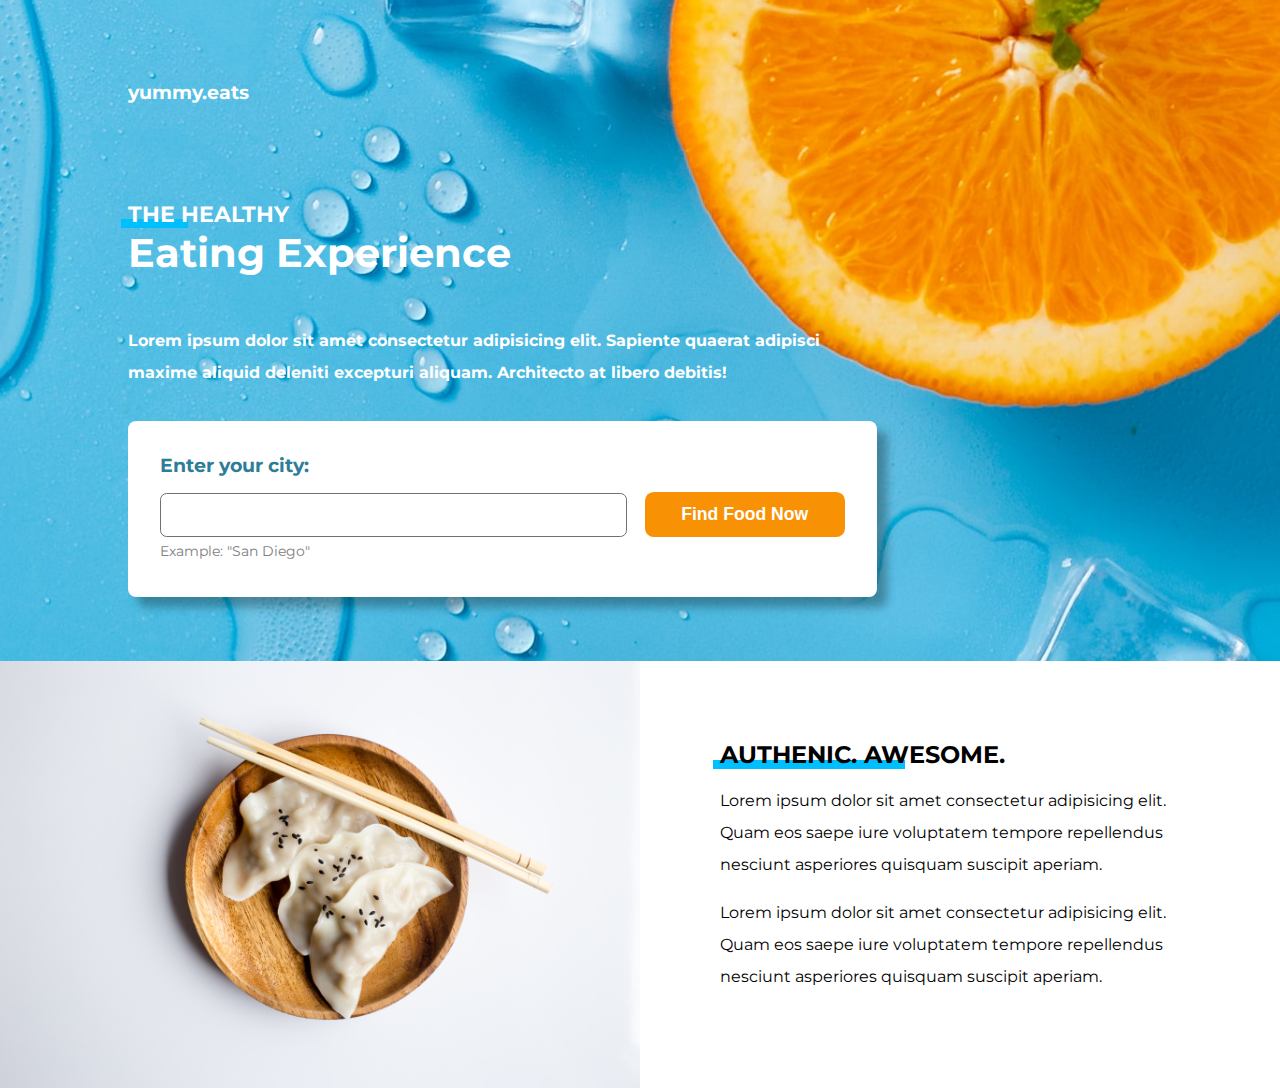
<file: template/index.html>
<!DOCTYPE html>
<html lang="en">
<head>
    <meta charset="UTF-8">
    <meta http-equiv="X-UA-Compatible" content="IE=edge">
    <meta name="viewport" content="width=device-width, initial-scale=1.0">
    <title>Document</title>
    <link rel="stylesheet" href="css/main.css">
</head>
<body>
    <div class="overlay" id="overlay">
        <h3>Searching Now...</h3>
    </div>
    <div class="hero-bg">
        <section class="top">
            <header>
                <a href="#">yummy.eats</a>
            </header>
            <h1><span>The Healthy</span> Eating Experience</h1>
            <p>Lorem ipsum dolor sit amet consectetur adipisicing elit. Sapiente quaerat adipisci maxime aliquid deleniti excepturi aliquam. Architecto at libero debitis!</p>
            <div class="form-container">
                <form action="">
                    <div class="form-left">
                        <label for="city">Enter your city: </label>
                        <input type="text" name="city" id="city">
                        <p>Example: "San Diego"</p>
                    </div>
                        <input type="button" value="Find Food Now" id="cta-btn">
                </form>
            </div>
        </section>
    </div>
    <section class="authentic">
        <div class="right-col">
            <h2>Authenic. Awesome.</h2>
            <p>Lorem ipsum dolor sit amet consectetur adipisicing elit. Quam eos saepe iure voluptatem tempore repellendus nesciunt asperiores quisquam suscipit aperiam.</p>
            <p>Lorem ipsum dolor sit amet consectetur adipisicing elit. Quam eos saepe iure voluptatem tempore repellendus nesciunt asperiores quisquam suscipit aperiam.</p>
        </div>
        <img src="images/food.jpg" alt="Picture of food in a bowl"> 
    </section>
    <script>
        let btn = document.getElementById("cta-btn");
        let overlay = document.getElementById("overlay");
        btn.addEventListener('click', () => {
            overlay.style.display = 'grid';
            overlay.classList.add('animate-overlay');
            setTimeout(removeOverlay, 2500);
        })
        function removeOverlay() {
            overlay.style.display = 'none';
            overlay.classList.remove('animate-overlay');
        }
    </script>
</body>
</html>
</file>
<file: template/css/main.css>
@import url('https://fonts.googleapis.com/css2?family=Montserrat:400,700&display=swap');
/* Custom Property */

:root {
    --leading: 2em;
}
body {
    font-family: 'Montserrat', sans-serif;
    margin: 0;
}
.hero-bg {
    background: #307D99 url('../images/hero-bg.jpg');
    background-position: 28% 60%;
    color: white;
    text-align: center;
    padding: 4em;
}
header {
    padding: 1em 0;
}
.hero-bg a {
    color: white;
    text-decoration: none;
    font-weight: bold;
    font-size: 1.2rem;
}
section {
    margin: 0 1em;
}
h1 {
    font-size: 2.5rem;
    margin: 2em 0 1.2em;
}
h1 span {
    text-transform: uppercase;
    display: block;
    font-size: 1.4rem;
    position: relative;
    z-index: 1;
}
h1 span::before {
    content: '';
    position: absolute;
    width: 3em;
    background-color: #00BFFF;
    height: .4em;
    bottom: 0;
    z-index: -1;
    margin-left: -.3em
}
.hero-bg p {
    font-weight: bold;
    margin: 0 1em 3em;
}
.form-container {
    background-color: white;
    margin: 2em -5em 0;
    padding: 4em;
}
label {
    color: #2D7D98;
    font-weight: bold;
    display: block;
    margin-bottom: 1em;
    font-size: 1.2rem;
}
input[type=text] {
    border: 1px solid #707070;
    width: 100%;
    padding: 1em;
    box-sizing: border-box;
    border-radius: .5em;
    margin-top: 1.2em;
}
.form-container p {
    color: gray;
    margin-bottom: 1.5em;
    font-weight: normal;
    font-size: .9em;
    margin-top: .3em;
}
input[type=button] {
    background-color: #F89104;
    border: none;
    width: 100%;
    color: white;
    font-weight: bold;
    padding: 1em 0;
    border-radius: .5em;
    font-size: 1.3em;
    cursor: pointer;
}

input[type=button]:hover {
    background-color: rgb(216, 126, 1);
}
.authentic {
    margin: 0;
}
.right-col {
    text-align: center; 
    margin: 3em 1em;
}
h2 {
    text-transform: uppercase;
    position: relative;
}
h2::before {
    content: '';
    position: absolute;
    width: 8em;
    background-color: #00BFFF;
    height: .4em;
    bottom: 0;
    z-index: -1;
    margin-left: -.3em
}
img {
    width: 100%;
}
p {
    line-height: var(--leading);
}
.overlay {
    position: absolute;
    height: 100vh;
    width: 100%;
    background: rgba(0,0,0,0.9);
    z-index: 1;
    place-content: center;
    color: white;
    display: none;
    opacity: 0;
}
.animate-overlay {
    animation: overlay 3s forwards;
}
@media (min-width: 730px) {
   section {
    margin: 0 4em;
   }
   .form-container {
    margin: 2em -8em 0;
    }
}
@media (min-width: 930px) {
    .hero-bg {
        text-align: left;
    }
    .hero-bg p {
        margin: 0 0 3em;
    }
    .hero-bg section {
        width: 65%;
    }
    .form-container {
        margin: 2em 0 0;
        padding: 2em;
        border-radius: .5em;
        box-shadow: 10px 10px 10px rgba(0,0,0,0.3);
    }
    form {
        display: flex;
    }
    .form-left {
        width: 70%;
    }
    label {
        margin: 0;
    }
    input[type="button"] {
        height: fit-content;
        width: 30%;
        font-size: 1.1rem;
        margin-left: 1em;
        margin-top: 2.2em;
        padding: .7em 0;
        
    }
    .hero-bg p {
        margin-bottom: 0;
    }
    section.authentic {
        display: grid;
        grid-template-columns: repeat(2, 50%);
        grid-template-areas:
            "bowl content";
    }
    .right-col {
        grid-area: content;
        padding: 0 10%;
        text-align: left;
        align-self: center;
    }
    img {
        grid-area: bowl;
    }
    h2 {
        margin: 0;
    }
}

.top {
    animation: fadeIn 2s forwards;
}
@keyframes fadeIn {
    from {
        opacity: 0;
        transform: translate(-2em)
    }
    to {
        opacity: 1;
        transform: translate(0)
    }
}
@keyframes overlay {
    0% {
        opacity: 0;
    }
    30% {
        opacity: 1;
    }
    70% {
        opacity: 1;
    }
    100% {
        opacity: 0;
    }
}
</file>
